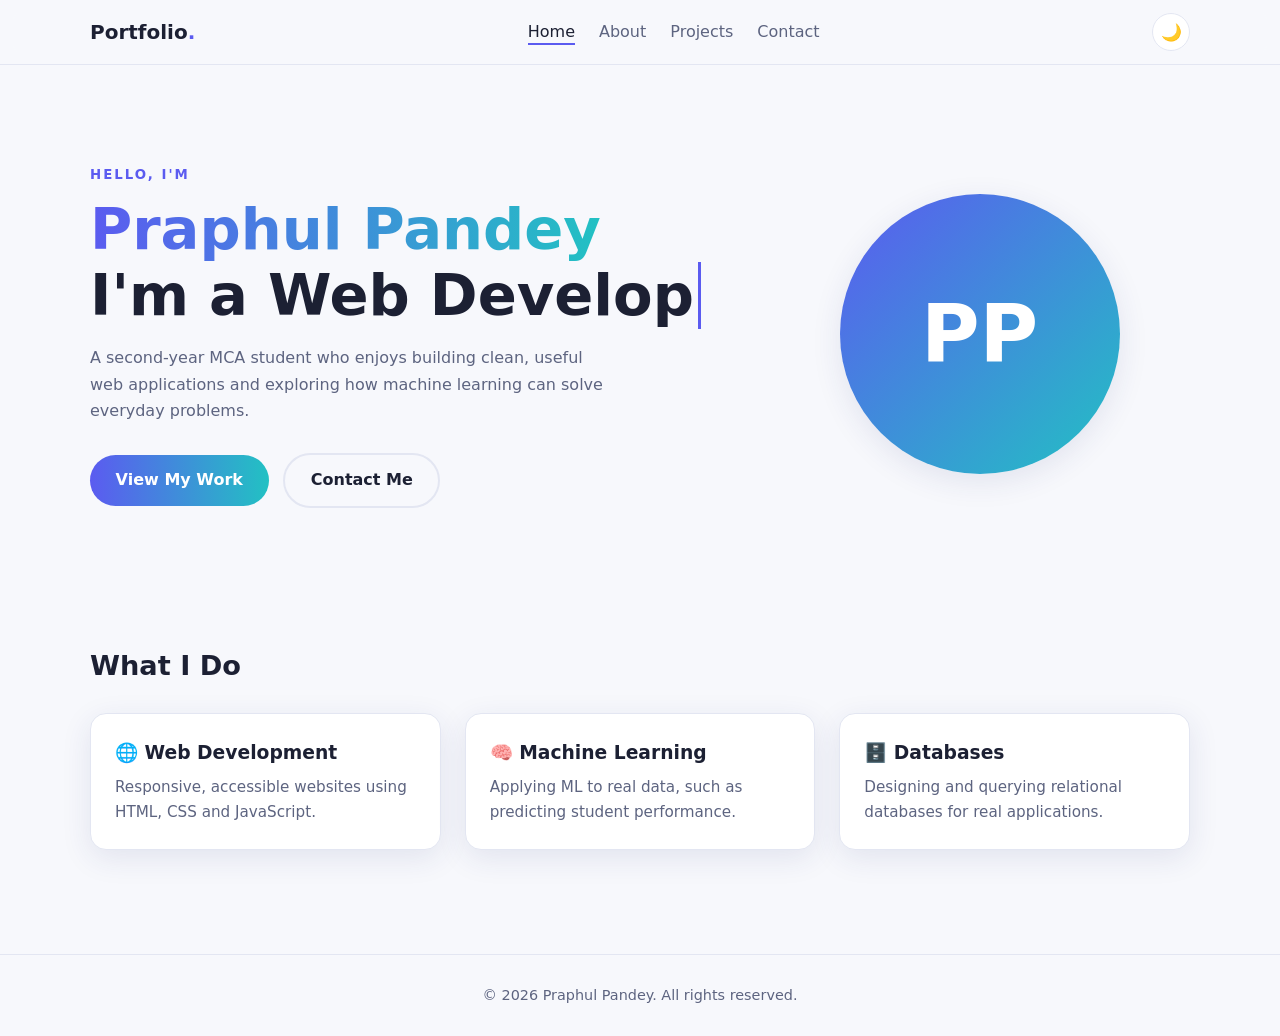
<file: index.html>
<!DOCTYPE html>
<html lang="en">
<head>
  <meta charset="UTF-8">
  <meta name="viewport" content="width=device-width, initial-scale=1.0">
  <title>Praphul Pandey | Portfolio</title>
  <meta name="description" content="Personal portfolio of Praphul Pandey, MCA student and web developer.">
  <link rel="stylesheet" href="style.css">
</head>
<body>
  <header>
    <nav class="container">
      <a href="index.html" class="logo">Portfolio<span>.</span></a>
      <ul class="nav-links" id="navLinks">
        <li><a href="index.html" class="active">Home</a></li>
        <li><a href="about.html">About</a></li>
        <li><a href="projects.html">Projects</a></li>
        <li><a href="contact.html">Contact</a></li>
      </ul>
      <div style="display:flex;gap:.5rem">
        <button class="icon-btn" id="themeToggle" aria-label="Toggle dark mode">🌙</button>
        <button class="menu-btn" id="menuBtn" aria-label="Menu">☰</button>
      </div>
    </nav>
  </header>

  <main class="container">
    <div class="hero">
      <div>
        <small>Hello, I'm</small>
        <h1><span class="gradient-text">Praphul Pandey</span><br>I'm a <span class="typing" id="typing">Web Developer</span></h1>
        <p>A second-year MCA student who enjoys building clean, useful web applications and exploring how machine learning can solve everyday problems.</p>
        <a href="projects.html" class="btn">View My Work</a>
        <a href="contact.html" class="btn outline">Contact Me</a>
      </div>
      <div class="avatar">PP</div>
    </div>

    <section class="reveal">
      <h2>What I Do</h2>
      <div class="grid">
        <div class="card"><h3>🌐 Web Development</h3><p>Responsive, accessible websites using HTML, CSS and JavaScript.</p></div>
        <div class="card"><h3>🧠 Machine Learning</h3><p>Applying ML to real data, such as predicting student performance.</p></div>
        <div class="card"><h3>🗄️ Databases</h3><p>Designing and querying relational databases for real applications.</p></div>
      </div>
    </section>
  </main>

  <footer>© 2026 Praphul Pandey. All rights reserved.</footer>
  <script src="script.js"></script>
</body>
</html>
</file>
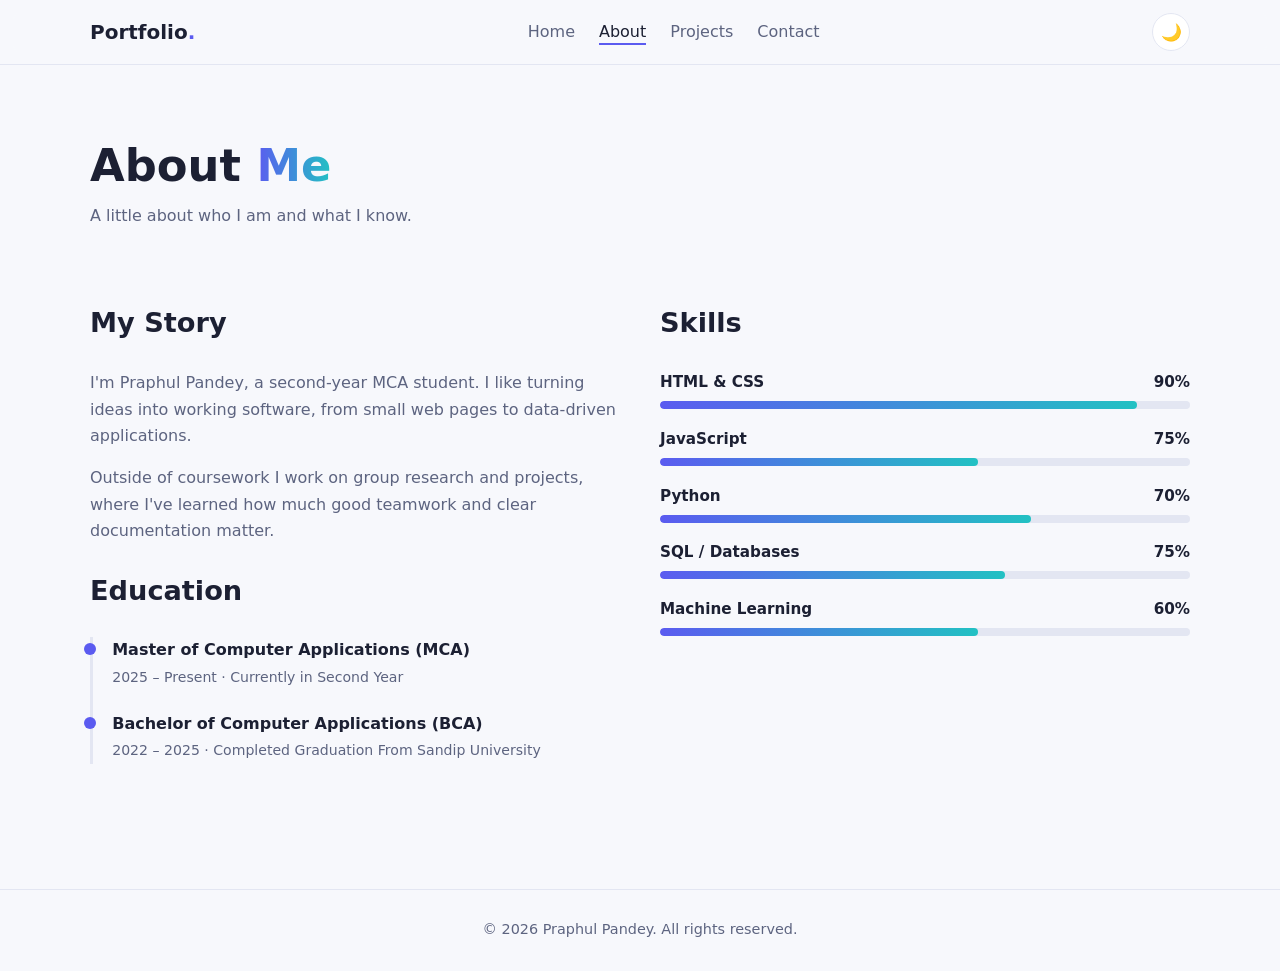
<file: about.html>
<!DOCTYPE html>
<html lang="en">
<head>
  <meta charset="UTF-8">
  <meta name="viewport" content="width=device-width, initial-scale=1.0">
  <title>About | Praphul Pandey</title>
  <link rel="stylesheet" href="style.css">
</head>
<body>
  <header>
    <nav class="container">
      <a href="index.html" class="logo">Portfolio<span>.</span></a>
      <ul class="nav-links" id="navLinks">
        <li><a href="index.html">Home</a></li>
        <li><a href="about.html" class="active">About</a></li>
        <li><a href="projects.html">Projects</a></li>
        <li><a href="contact.html">Contact</a></li>
      </ul>
      <div style="display:flex;gap:.5rem">
        <button class="icon-btn" id="themeToggle" aria-label="Toggle dark mode">🌙</button>
        <button class="menu-btn" id="menuBtn" aria-label="Menu">☰</button>
      </div>
    </nav>
  </header>

  <main class="container">
    <div class="page-title">
      <h1>About <span class="gradient-text">Me</span></h1>
      <p>A little about who I am and what I know.</p>
    </div>

    <section class="two-col">
      <div class="reveal">
        <h2>My Story</h2>
        <p style="color:var(--muted);margin-bottom:1rem">I'm Praphul Pandey, a second-year MCA student. I like turning ideas into working software, from small web pages to data-driven applications.</p>
        <p style="color:var(--muted);margin-bottom:1.5rem">Outside of coursework I work on group research and projects, where I've learned how much good teamwork and clear documentation matter.</p>
        <h2>Education</h2>
        <div class="timeline">
          <div><strong>Master of Computer Applications (MCA)</strong><br><span>2025 – Present · Currently in Second Year</span></div>
          <div><strong>Bachelor of Computer Applications (BCA)</strong><br><span>2022 – 2025 · Completed Graduation From Sandip University</span></div>
        </div>
      </div>
      <div class="reveal">
        <h2>Skills</h2>
        <div class="skill"><div class="skill-top"><span>HTML &amp; CSS</span><span>90%</span></div><div class="bar"><i data-w="90"></i></div></div>
        <div class="skill"><div class="skill-top"><span>JavaScript</span><span>75%</span></div><div class="bar"><i data-w="60"></i></div></div>
        <div class="skill"><div class="skill-top"><span>Python</span><span>70%</span></div><div class="bar"><i data-w="70"></i></div></div>
        <div class="skill"><div class="skill-top"><span>SQL / Databases</span><span>75%</span></div><div class="bar"><i data-w="65"></i></div></div>
        <div class="skill"><div class="skill-top"><span>Machine Learning</span><span>60%</span></div><div class="bar"><i data-w="60"></i></div></div>
      </div>
    </section>
  </main>

  <footer>© 2026 Praphul Pandey. All rights reserved.</footer>
  <script src="script.js"></script>
</body>
</html>
</file>
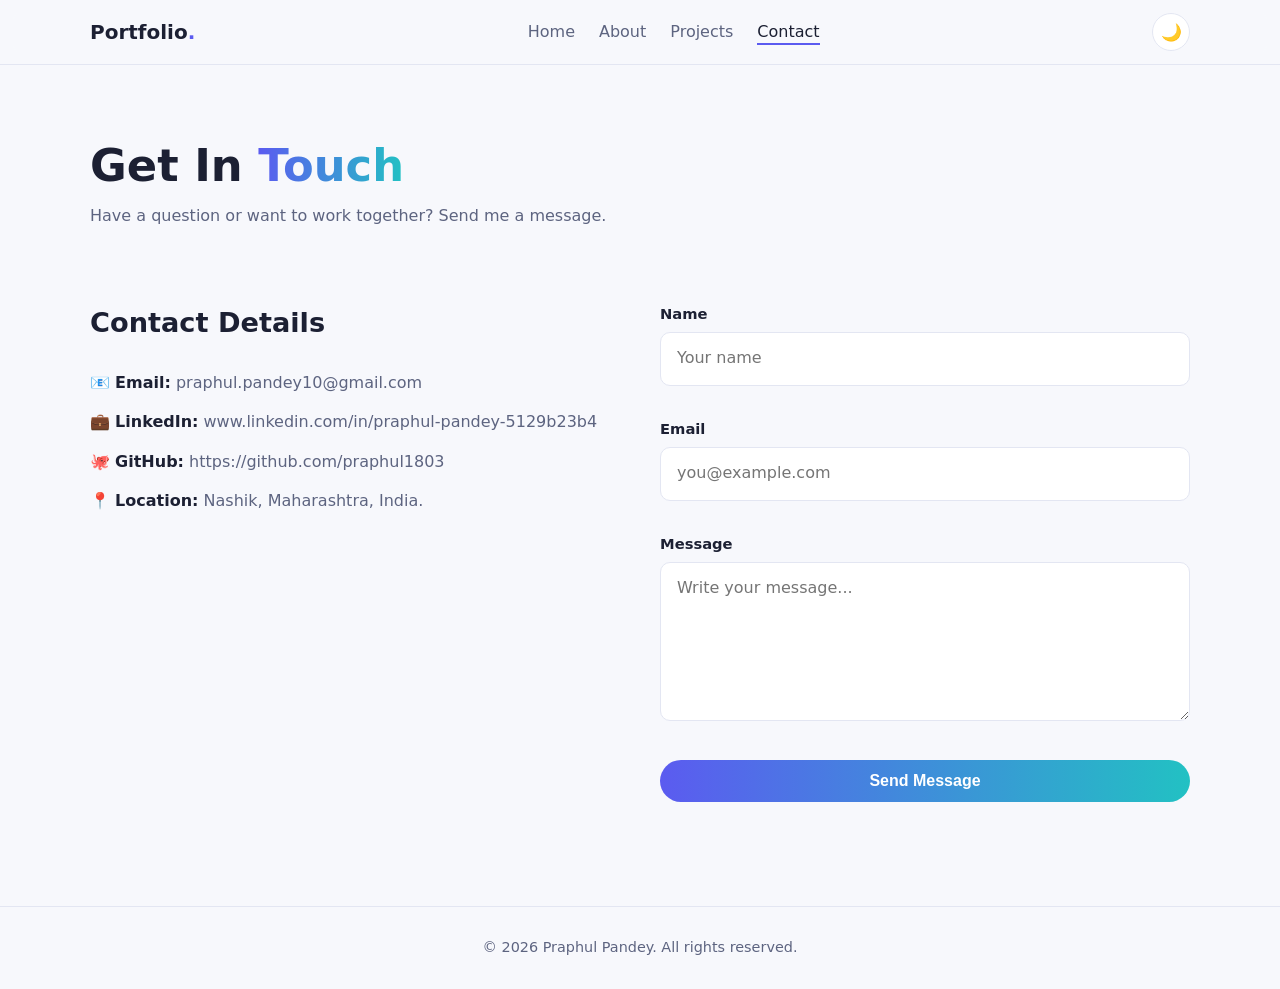
<file: contact.html>
<!DOCTYPE html>
<html lang="en">
<head>
  <meta charset="UTF-8">
  <meta name="viewport" content="width=device-width, initial-scale=1.0">
  <title>Contact | Praphul Pandey</title>
  <link rel="stylesheet" href="style.css">
</head>
<body>
  <header>
    <nav class="container">
      <a href="index.html" class="logo">Portfolio<span>.</span></a>
      <ul class="nav-links" id="navLinks">
        <li><a href="index.html">Home</a></li>
        <li><a href="about.html">About</a></li>
        <li><a href="projects.html">Projects</a></li>
        <li><a href="contact.html" class="active">Contact</a></li>
      </ul>
      <div style="display:flex;gap:.5rem">
        <button class="icon-btn" id="themeToggle" aria-label="Toggle dark mode">🌙</button>
        <button class="menu-btn" id="menuBtn" aria-label="Menu">☰</button>
      </div>
    </nav>
  </header>

  <main class="container">
    <div class="page-title">
      <h1>Get In <span class="gradient-text">Touch</span></h1>
      <p>Have a question or want to work together? Send me a message.</p>
    </div>

    <section class="two-col">
      <div class="contact-info reveal">
        <h2>Contact Details</h2>
        <p>📧 <strong>Email:</strong> praphul.pandey10@gmail.com</p>
        <p>💼 <strong>LinkedIn:</strong> www.linkedin.com/in/praphul-pandey-5129b23b4 </p>
        <p>🐙 <strong>GitHub:</strong> https://github.com/praphul1803</p>
        <p>📍 <strong>Location:</strong> Nashik, Maharashtra, India.</p>
      </div>
      <div class="reveal">
        <form id="contactForm" novalidate>
          <div><label for="name">Name</label><input id="name" name="name" type="text" placeholder="Your name"><span class="error"></span></div>
          <div><label for="email">Email</label><input id="email" name="email" type="email" placeholder="you@example.com"><span class="error"></span></div>
          <div><label for="message">Message</label><textarea id="message" name="message" rows="5" placeholder="Write your message..."></textarea><span class="error"></span></div>
          <button class="btn" type="submit">Send Message</button>
          <div class="success" id="success">✅ Thanks! Your message has been validated and sent.</div>
        </form>
      </div>
    </section>
  </main>

  <footer>© 2026 Praphul Pandey. All rights reserved.</footer>
  <script src="script.js"></script>
</body>
</html>
</file>
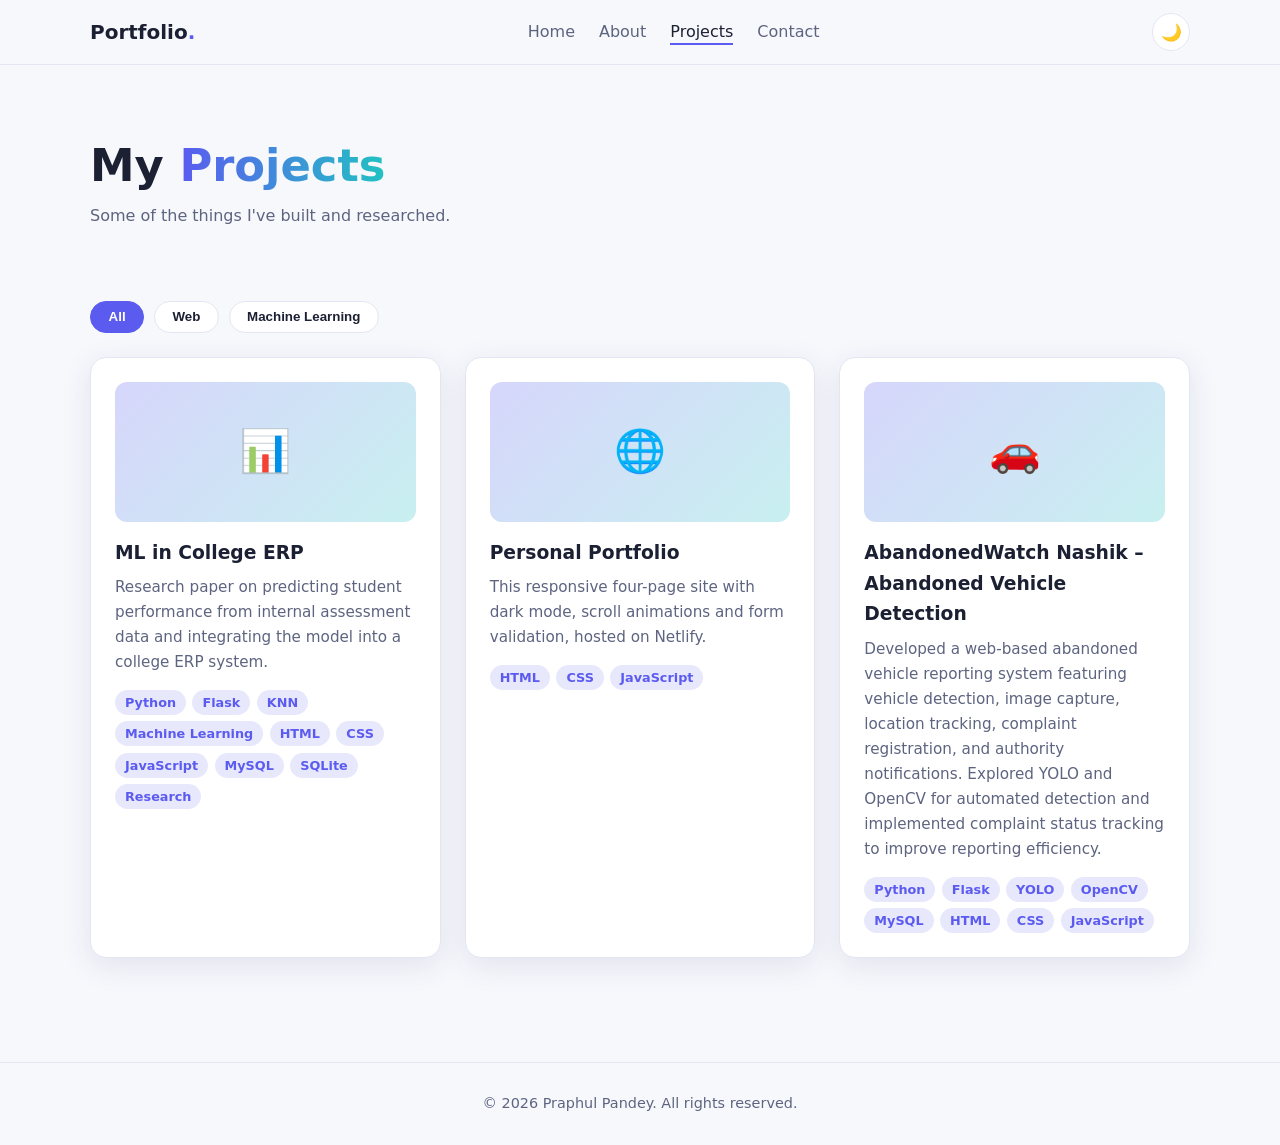
<file: projects.html>
<!DOCTYPE html>
<html lang="en">
<head>
  <meta charset="UTF-8">
  <meta name="viewport" content="width=device-width, initial-scale=1.0">
  <title>Projects | Praphul Pandey</title>
  <link rel="stylesheet" href="style.css">
</head>
<body>
  <header>
    <nav class="container">
      <a href="index.html" class="logo">Portfolio<span>.</span></a>
      <ul class="nav-links" id="navLinks">
        <li><a href="index.html">Home</a></li>
        <li><a href="about.html">About</a></li>
        <li><a href="projects.html" class="active">Projects</a></li>
        <li><a href="contact.html">Contact</a></li>
      </ul>
      <div style="display:flex;gap:.5rem">
        <button class="icon-btn" id="themeToggle" aria-label="Toggle dark mode">🌙</button>
        <button class="menu-btn" id="menuBtn" aria-label="Menu">☰</button>
      </div>
    </nav>
  </header>

  <main class="container">
    <div class="page-title">
      <h1>My <span class="gradient-text">Projects</span></h1>
      <p>Some of the things I've built and researched.</p>
    </div>

    <section>
      <div class="filters">
        <button class="active" data-filter="all">All</button>
        <button data-filter="web">Web</button>
        <button data-filter="ml">Machine Learning</button>
      </div>
      <div class="grid" id="projectGrid">
        <div class="card" data-cat="ml">
          <div class="thumb">📊</div>
          <h3>ML in College ERP</h3>
          <p>Research paper on predicting student performance from internal assessment data and integrating the model into a college ERP system.</p>
          <div class="tags"><span class="tag">Python</span><span class="tag">Flask</span><span class="tag">KNN</span><span class="tag">Machine Learning</span><span class="tag">HTML</span><span class="tag">CSS</span><span class="tag">JavaScript</span><span class="tag">MySQL</span><span class="tag">SQLite</span><span class="tag">Research</span></div>
        </div>
        <div class="card" data-cat="web">
          <div class="thumb">🌐</div>
          <h3>Personal Portfolio</h3>
          <p>This responsive four-page site with dark mode, scroll animations and form validation, hosted on Netlify.</p>
          <div class="tags"><span class="tag">HTML</span><span class="tag">CSS</span><span class="tag">JavaScript</span></div>
        </div>
        <div class="card" data-cat="web">
          <div class="thumb">🚗</div>
          <h3>AbandonedWatch Nashik – Abandoned Vehicle Detection</h3>
          <p>Developed a web-based abandoned vehicle reporting system featuring vehicle detection, image capture, location tracking, complaint registration, and authority notifications. Explored YOLO and OpenCV for automated detection and implemented complaint status tracking to improve reporting efficiency.</p>
          <div class="tags"><span class="tag">Python</span><span class="tag">Flask</span><span class="tag">YOLO</span><span class="tag">OpenCV</span><span class="tag">MySQL</span><span class="tag">HTML</span><span class="tag">CSS</span><span class="tag">JavaScript</span></div>
        </div>
      </div>
    </section>
  </main>

  <footer>© 2026 Praphul Pandey. All rights reserved.</footer>
  <script src="script.js"></script>
</body>
</html>
</file>
<file: style.css>
:root {
  --bg: #f7f8fc;
  --surface: #ffffff;
  --text: #1c2033;
  --muted: #5d6480;
  --accent: #5b5bf0;
  --accent2: #22c1c3;
  --border: #e3e6f2;
  --shadow: 0 8px 30px rgba(40, 50, 120, 0.1);
}
[data-theme="dark"] {
  --bg: #0f1220;
  --surface: #181c30;
  --text: #eceffa;
  --muted: #9aa2c4;
  --border: #2a3050;
  --shadow: 0 8px 30px rgba(0, 0, 0, 0.4);
}
* { box-sizing: border-box; margin: 0; padding: 0; }
html { scroll-behavior: smooth; }
body {
  font-family: "Segoe UI", system-ui, -apple-system, sans-serif;
  background: var(--bg);
  color: var(--text);
  line-height: 1.65;
  transition: background 0.3s, color 0.3s;
}
a { color: var(--accent); text-decoration: none; }
.container { width: min(1100px, 92%); margin: 0 auto; }

/* Navbar */
header {
  position: sticky; top: 0; z-index: 10;
  background: color-mix(in srgb, var(--bg) 85%, transparent);
  backdrop-filter: blur(10px);
  border-bottom: 1px solid var(--border);
}
nav { display: flex; align-items: center; justify-content: space-between; height: 64px; }
.logo { font-weight: 800; font-size: 1.25rem; color: var(--text); }
.logo span { color: var(--accent); }
.nav-links { display: flex; gap: 1.5rem; list-style: none; align-items: center; }
.nav-links a { color: var(--muted); font-weight: 500; position: relative; padding: 4px 0; }
.nav-links a::after {
  content: ""; position: absolute; left: 0; bottom: 0; width: 0; height: 2px;
  background: var(--accent); transition: width 0.3s;
}
.nav-links a:hover, .nav-links a.active { color: var(--text); }
.nav-links a:hover::after, .nav-links a.active::after { width: 100%; }
.icon-btn, .menu-btn {
  background: var(--surface); border: 1px solid var(--border); color: var(--text);
  width: 38px; height: 38px; border-radius: 50%; cursor: pointer; font-size: 1.05rem;
  transition: transform 0.3s;
}
.icon-btn:hover { transform: rotate(20deg) scale(1.1); }
.menu-btn { display: none; border-radius: 8px; }

/* Hero */
.hero { padding: 6rem 0 5rem; display: grid; grid-template-columns: 1.2fr 0.8fr; gap: 3rem; align-items: center; }
.hero small { color: var(--accent); font-weight: 700; letter-spacing: 2px; text-transform: uppercase; }
.hero h1 { font-size: clamp(2.2rem, 5vw, 3.6rem); line-height: 1.15; margin: 0.6rem 0 1rem; }
.gradient-text {
  background: linear-gradient(90deg, var(--accent), var(--accent2));
  -webkit-background-clip: text; background-clip: text; color: transparent;
}
.typing { border-right: 3px solid var(--accent); padding-right: 4px; animation: blink 0.8s infinite; }
@keyframes blink { 50% { border-color: transparent; } }
.hero p { color: var(--muted); max-width: 520px; margin-bottom: 1.8rem; }
.btn {
  display: inline-block; padding: 0.75rem 1.6rem; border-radius: 999px; font-weight: 600;
  background: linear-gradient(90deg, var(--accent), var(--accent2)); color: #fff; border: none; cursor: pointer;
  transition: transform 0.25s, box-shadow 0.25s; font-size: 1rem;
}
.btn:hover { transform: translateY(-3px); box-shadow: 0 10px 24px rgba(91, 91, 240, 0.35); }
.btn.outline { background: transparent; color: var(--text); border: 2px solid var(--border); margin-left: 0.6rem; }
.btn.outline:hover { box-shadow: none; border-color: var(--accent); }
.avatar {
  width: min(280px, 70%); aspect-ratio: 1; margin: 0 auto; border-radius: 50%;
  background: linear-gradient(135deg, var(--accent), var(--accent2));
  display: grid; place-items: center; font-size: 5rem; font-weight: 800; color: #fff;
  box-shadow: var(--shadow); animation: float 4s ease-in-out infinite;
}
@keyframes float { 50% { transform: translateY(-14px); } }

/* Sections */
section { padding: 3.5rem 0; }
.page-title { padding: 4rem 0 1rem; }
.page-title h1 { font-size: clamp(2rem, 4vw, 2.8rem); }
.page-title p { color: var(--muted); }
h2 { font-size: 1.7rem; margin-bottom: 1.5rem; }
.grid { display: grid; grid-template-columns: repeat(auto-fit, minmax(260px, 1fr)); gap: 1.5rem; }
.card {
  background: var(--surface); border: 1px solid var(--border); border-radius: 16px; padding: 1.5rem;
  box-shadow: var(--shadow); transition: transform 0.3s, border-color 0.3s;
}
.card:hover { transform: translateY(-8px); border-color: var(--accent); }
.card h3 { margin-bottom: 0.4rem; }
.card p { color: var(--muted); font-size: 0.95rem; }
.tags { display: flex; flex-wrap: wrap; gap: 0.4rem; margin-top: 0.9rem; }
.tag { background: color-mix(in srgb, var(--accent) 14%, transparent); color: var(--accent); padding: 2px 10px; border-radius: 999px; font-size: 0.8rem; font-weight: 600; }
.thumb { height: 140px; border-radius: 12px; margin-bottom: 1rem; display: grid; place-items: center; font-size: 2.6rem; background: linear-gradient(135deg, color-mix(in srgb, var(--accent) 25%, var(--surface)), color-mix(in srgb, var(--accent2) 25%, var(--surface))); }
.two-col { display: grid; grid-template-columns: 1fr 1fr; gap: 2.5rem; }
.skill { margin-bottom: 1.1rem; }
.skill-top { display: flex; justify-content: space-between; font-weight: 600; font-size: 0.95rem; }
.bar { height: 8px; background: var(--border); border-radius: 99px; overflow: hidden; margin-top: 6px; }
.bar i { display: block; height: 100%; width: 0; background: linear-gradient(90deg, var(--accent), var(--accent2)); border-radius: 99px; transition: width 1.2s ease; }
.timeline { border-left: 3px solid var(--border); padding-left: 1.2rem; }
.timeline div { margin-bottom: 1.3rem; position: relative; }
.timeline div::before { content: ""; position: absolute; left: -1.75rem; top: 6px; width: 12px; height: 12px; border-radius: 50%; background: var(--accent); }
.timeline span { color: var(--muted); font-size: 0.88rem; }

/* Filters */
.filters { display: flex; gap: 0.6rem; flex-wrap: wrap; margin-bottom: 1.5rem; }
.filters button { padding: 0.45rem 1.1rem; border-radius: 99px; border: 1px solid var(--border); background: var(--surface); color: var(--text); cursor: pointer; font-weight: 600; transition: 0.25s; }
.filters button.active, .filters button:hover { background: var(--accent); color: #fff; border-color: var(--accent); }
.card.hide { display: none; }

/* Form */
form { display: grid; gap: 1rem; }
label { font-weight: 600; font-size: 0.92rem; }
input, textarea {
  width: 100%; padding: 0.8rem 1rem; border-radius: 10px; border: 1.5px solid var(--border);
  background: var(--surface); color: var(--text); font: inherit; margin-top: 4px; transition: border-color 0.25s, box-shadow 0.25s;
}
input:focus, textarea:focus { outline: none; border-color: var(--accent); box-shadow: 0 0 0 3px color-mix(in srgb, var(--accent) 22%, transparent); }
.error { color: #e5484d; font-size: 0.83rem; min-height: 1.1em; display: block; }
input.invalid, textarea.invalid { border-color: #e5484d; }
.success { display: none; padding: 0.9rem 1rem; border-radius: 10px; background: #1fa56a22; color: #1fa56a; font-weight: 600; }
.contact-info p { margin-bottom: 0.8rem; color: var(--muted); }
.contact-info strong { color: var(--text); }

footer { border-top: 1px solid var(--border); text-align: center; padding: 1.8rem 0; color: var(--muted); margin-top: 3rem; font-size: 0.9rem; }

/* Scroll reveal */
.reveal { opacity: 0; transform: translateY(30px); transition: opacity 0.7s, transform 0.7s; }
.reveal.show { opacity: 1; transform: none; }
@media (prefers-reduced-motion: reduce) { * { animation: none !important; transition: none !important; } .reveal { opacity: 1; transform: none; } }

/* Responsive */
@media (max-width: 860px) {
  .hero, .two-col { grid-template-columns: 1fr; }
  .hero { padding-top: 3.5rem; text-align: center; }
  .hero p { margin-inline: auto; }
  .avatar { order: -1; width: 180px; font-size: 3.4rem; }
}
@media (max-width: 680px) {
  .menu-btn { display: block; }
  .nav-links {
    position: absolute; top: 64px; left: 0; right: 0; flex-direction: column; gap: 0;
    background: var(--bg); border-bottom: 1px solid var(--border);
    max-height: 0; overflow: hidden; transition: max-height 0.35s;
  }
  .nav-links.open { max-height: 320px; }
  .nav-links li { padding: 0.8rem 4%; width: 100%; }
  .btn.outline { margin: 0.6rem 0 0; }
}
</file>
